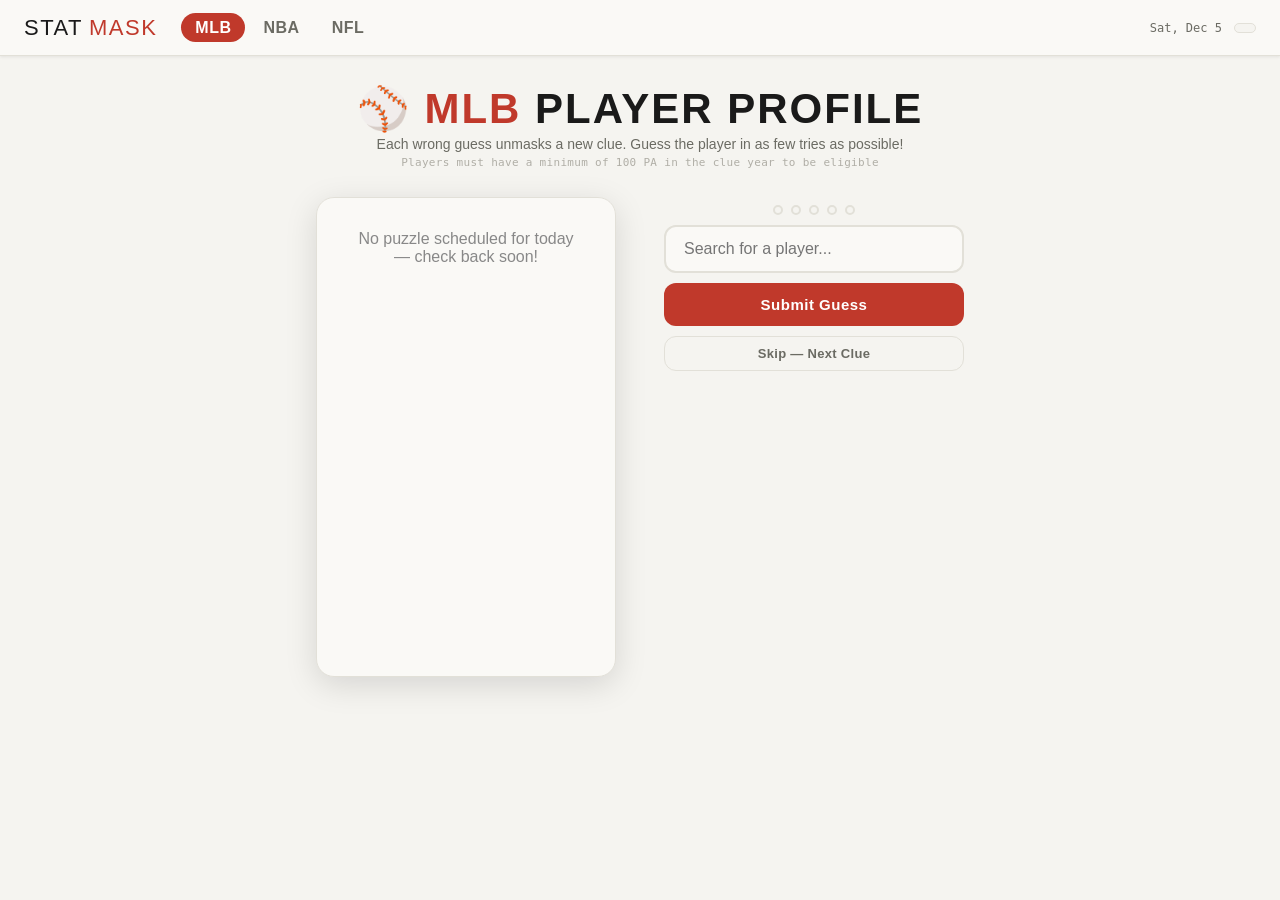
<file: index.html>
<!DOCTYPE html>
<html lang="en">
<head>
  <meta charset="UTF-8" />
  <meta name="viewport" content="width=device-width, initial-scale=1.0" />
  <title>StatMask</title>
  <style>body{display:none}</style>
  <script>location.replace('mlb.html');</script>
</head>
<body></body>
</html>
</file>
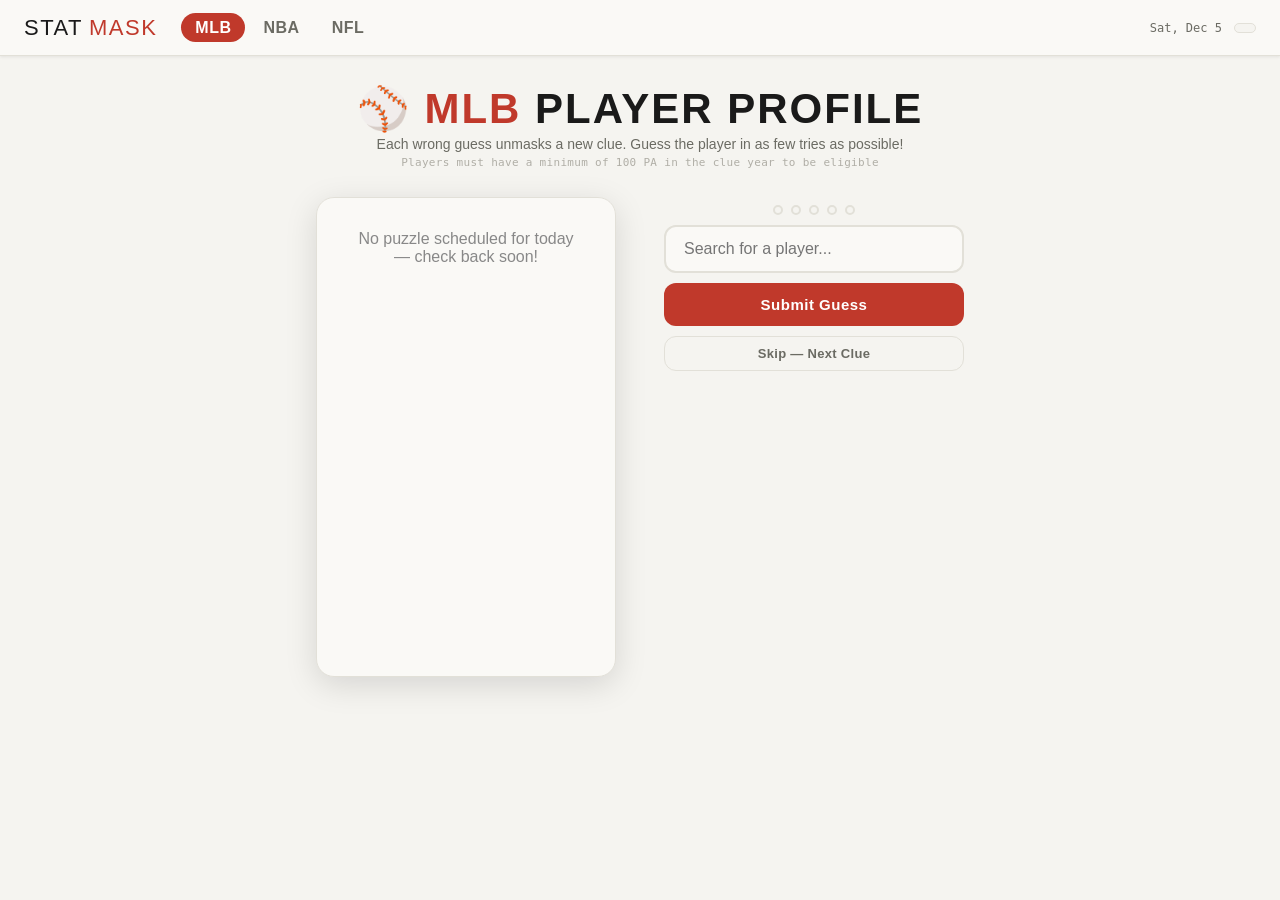
<file: mlb.html>
<!DOCTYPE html>
<html lang="en">
<head>
  <!-- Google tag (gtag.js) -->
<script async src="https://www.googletagmanager.com/gtag/js?id=G-ZLGXC7EEFV"></script>
<script>
  window.dataLayer = window.dataLayer || [];
  function gtag(){dataLayer.push(arguments);}
  gtag('js', new Date());

  gtag('config', 'G-ZLGXC7EEFV');
</script>
  <meta charset="UTF-8" />
  <meta name="viewport" content="width=device-width, initial-scale=1.0" />
  <meta http-equiv="Content-Security-Policy" content="default-src 'self'; script-src 'self' 'unsafe-inline' https://www.googletagmanager.com; style-src 'self' 'unsafe-inline' https://fonts.googleapis.com; font-src https://fonts.gstatic.com; connect-src 'self' https://www.google-analytics.com https://analytics.google.com; img-src 'self' data: https://www.google-analytics.com; frame-ancestors 'none';" />
  <title>StatMask ⚾ MLB</title>
  <link rel="stylesheet" href="shared.css" />
  <style>
    :root {
      --accent: #c0392b;
      --accent-light: #fdeaea;
      --accent-glow: rgba(192,57,43,0.22);
    }

    /* Baseball */
    .card-header {
      background:
        linear-gradient(to bottom, rgba(10,5,0,0.55) 0%, rgba(10,5,0,0.42) 100%),
        #ede4d0;
      overflow: hidden;
    }

    /* Left stitch arc */
    .card-header::before {
      content: '';
      position: absolute;
      width: 300px; height: 300px;
      border-radius: 50%;
      border: 4px solid rgba(192,57,43,0.9);
      top: 50%; left: -190px;
      transform: translateY(-50%);
      z-index: 2;
    }

    /* Right stitch arc */
    .card-header::after {
      content: '';
      position: absolute;
      width: 300px; height: 300px;
      border-radius: 50%;
      border: 4px solid rgba(192,57,43,0.9);
      top: 50%; right: -190px;
      transform: translateY(-50%);
      z-index: 2;
    }

    .sport-badge {
      position: absolute;
      top: 10px;
      left: 14px;
      font-family: 'Bebas Neue', sans-serif;
      font-size: 11px;
      letter-spacing: 2px;
      color: rgba(255,255,255,0.6);
      z-index: 4;
    }

    .stat-sleuth-badge {
      position: absolute;
      top: 10px;
      right: 14px;
      font-family: 'Bebas Neue', sans-serif;
      font-size: 11px;
      letter-spacing: 2px;
      color: rgba(255,255,255,0.35);
      z-index: 4;
    }
  </style>
</head>
<body>

<nav>
  <a class="nav-logo" href="mlb.html">STAT<span>MASK</span></a>
  <ul class="nav-links">
    <li><a href="mlb.html" class="active">MLB</a></li>
    <li><a href="nba.html">NBA</a></li>
    <li><a href="nfl.html">NFL</a></li>
  </ul>
  <div class="nav-spacer"></div>
  <div class="nav-date" id="nav-date"></div>
  <div class="nav-avg" id="nav-avg"></div>
</nav>

<main>

  <div class="page-header">
    <h1>⚾ <span>MLB</span> PLAYER PROFILE</h1>
    <p class="game-subtitle">Each wrong guess unmasks a new clue. Guess the player in as few tries as possible!</p>
    <p class="eligibility-note">Players must have a minimum of 100 PA in the clue year to be eligible</p>
  </div>

  <div class="game-layout">

  <!-- THE CARD -->
  <div class="card-col">
  <div class="card-wrapper">
    <div class="sports-card" id="sports-card">

      <div class="card-header" id="card-header">
        <span class="sport-badge">MLB</span>
        <span class="stat-sleuth-badge">STATMASK</span>
        <div class="mystery-name" id="mystery-name"></div>
        <div class="player-reveal-group">
          <div class="player-name-reveal" id="player-name-reveal"></div>
          <div class="player-accolades-reveal" id="player-accolades-reveal"></div>
        </div>
      </div>

      <!-- Clue Row 1 -->
      <div class="clue-row" id="clue-0">
        <div class="clue-row-inner">
          <div class="clue-num-col">
            <div class="clue-tag">CLUE</div>
            <div class="clue-num-circle">1</div>
          </div>
          <div class="clue-value" id="clue-val-0"></div>
        </div>
      </div>

      <!-- Clue Row 2 -->
      <div class="clue-row" id="clue-1">
        <div class="clue-row-inner">
          <div class="clue-num-col">
            <div class="clue-tag">CLUE</div>
            <div class="clue-num-circle">2</div>
          </div>
          <div class="clue-value" id="clue-val-1"></div>
        </div>
      </div>

      <!-- Clue Row 3 -->
      <div class="clue-row" id="clue-2">
        <div class="clue-row-inner">
          <div class="clue-num-col">
            <div class="clue-tag">CLUE</div>
            <div class="clue-num-circle">3</div>
          </div>
          <div class="clue-value" id="clue-val-2"></div>
        </div>
      </div>

      <!-- Clue Row 4 -->
      <div class="clue-row" id="clue-3">
        <div class="clue-row-inner">
          <div class="clue-num-col">
            <div class="clue-tag">CLUE</div>
            <div class="clue-num-circle">4</div>
          </div>
          <div class="clue-value" id="clue-val-3"></div>
        </div>
      </div>

      <!-- Clue Row 5 -->
      <div class="clue-row" id="clue-4">
        <div class="clue-row-inner">
          <div class="clue-num-col">
            <div class="clue-tag">CLUE</div>
            <div class="clue-num-circle">5</div>
          </div>
          <div class="clue-value" id="clue-val-4"></div>
        </div>
      </div>

    </div>
  </div>
  </div><!-- /.card-col -->

  <div class="controls-col">

  <!-- GUESS AREA -->
  <div class="guess-area" id="guess-area">
    <div class="guess-count">
      <div class="guess-pip" id="pip-0"></div>
      <div class="guess-pip" id="pip-1"></div>
      <div class="guess-pip" id="pip-2"></div>
      <div class="guess-pip" id="pip-3"></div>
      <div class="guess-pip" id="pip-4"></div>
    </div>
    <div class="search-container">
      <input
        type="text"
        class="search-input"
        id="search-input"
        placeholder="Search for a player..."
        autocomplete="off"
        spellcheck="false"
      />
      <div class="autocomplete-dropdown" id="autocomplete-dropdown"></div>
    </div>
    <button class="guess-btn" id="guess-btn">Submit Guess</button>
    <button class="skip-btn" id="skip-btn">Skip — Next Clue</button>
  </div>

  <!-- WRONG GUESSES -->
  <div class="wrong-guesses" id="wrong-guesses" style="display:none;">
    <div class="wrong-guesses-title">Previous Guesses</div>
    <div id="wrong-guesses-list"></div>
  </div>

  <!-- LOCKED BANNER -->
  <div class="locked-banner" id="locked-banner">
    🔒 Come back tomorrow for a new player!
  </div>

  <!-- END STATE -->
  <div class="end-state" id="end-state" tabindex="-1">
    <div class="end-state-score" id="end-score"></div>
    <div class="end-state-sub" id="end-sub"></div>
    <div class="emoji-grid" id="emoji-grid"></div>
    <button class="share-btn" id="share-btn">Share Result</button>
    <div class="come-back">New player tomorrow at midnight</div>
  </div>

  </div><!-- /.controls-col -->

  </div><!-- /.game-layout -->

</main>

<script src="mlb_players.js?v=2"></script>
<script src="nba_players.js?v=2"></script>
<script src="nfl_players.js?v=2"></script>
<script src="game.js?v=2"></script>
<script>
  document.getElementById('nav-date').textContent =
    new Date().toLocaleDateString('en-US', { weekday: 'short', month: 'short', day: 'numeric' });

  const _d = new Date();
  const today = `${_d.getFullYear()}-${String(_d.getMonth()+1).padStart(2,'0')}-${String(_d.getDate()).padStart(2,'0')}`;

  fetch('schedule.json?v=' + today)
    .then(r => r.json())
    .then(schedule => {
      const day = schedule[today];
      if (!day || !day.mlb || !day.mlb.answer) {
        document.getElementById('sports-card').innerHTML =
          '<p style="padding:32px;text-align:center;font-family:DM Sans,sans-serif;color:#888">No puzzle scheduled for today — check back soon!</p>';
        return;
      }
      const cfg = Object.assign({}, day.mlb, { players: MLB_PLAYERS });
      cfg.clues.forEach((clue, i) => {
        const el = document.getElementById(`clue-val-${i}`);
        if (el) el.textContent = clue;
      });
      initGame('mlb', cfg);
    });
</script>
</body>
</html>
</file>
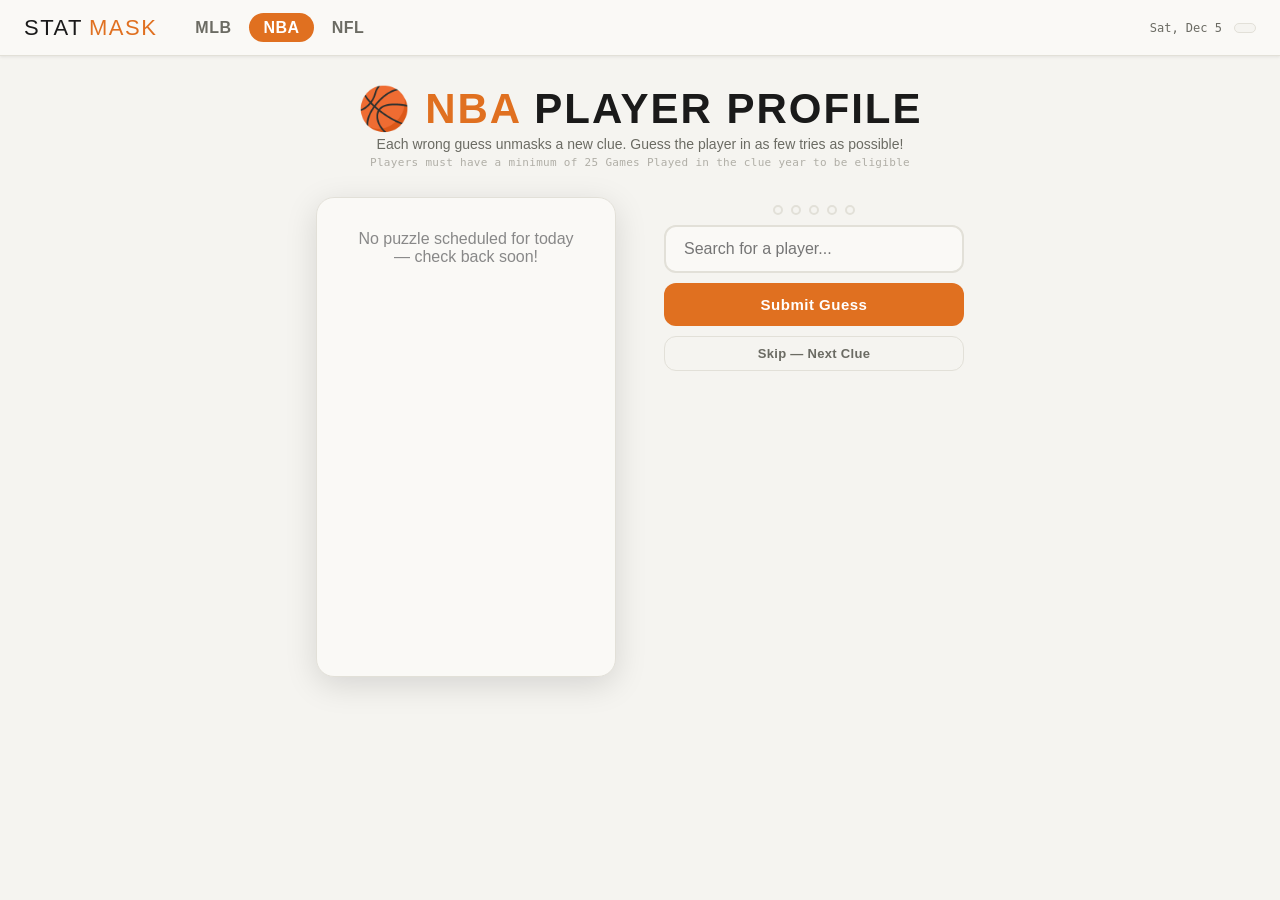
<file: nba.html>
<!DOCTYPE html>
<html lang="en">
<head>
  <!-- Google tag (gtag.js) -->
<script async src="https://www.googletagmanager.com/gtag/js?id=G-ZLGXC7EEFV"></script>
<script>
  window.dataLayer = window.dataLayer || [];
  function gtag(){dataLayer.push(arguments);}
  gtag('js', new Date());

  gtag('config', 'G-ZLGXC7EEFV');
</script>
  <meta charset="UTF-8" />
  <meta name="viewport" content="width=device-width, initial-scale=1.0" />
  <meta http-equiv="Content-Security-Policy" content="default-src 'self'; script-src 'self' 'unsafe-inline' https://www.googletagmanager.com; style-src 'self' 'unsafe-inline' https://fonts.googleapis.com; font-src https://fonts.gstatic.com; connect-src 'self' https://www.google-analytics.com https://analytics.google.com; img-src 'self' data: https://www.google-analytics.com; frame-ancestors 'none';" />
  <title>StatMask 🏀 NBA</title>
  <link rel="stylesheet" href="shared.css" />
  <style>
    :root {
      --accent: #e07020;
      --accent-light: #fef0e6;
      --accent-glow: rgba(224,112,32,0.22);
    }

    /* Basketball Court */
    .card-header {
      background: linear-gradient(160deg, #c8902a 0%, #a57020 100%);
      overflow: hidden;
    }

    /* Wood grain */
    .card-header::before {
      content: '';
      position: absolute;
      inset: 0;
      z-index: 1;
      background: repeating-linear-gradient(
        to bottom,
        transparent 0px, transparent 9px,
        rgba(0,0,0,0.07) 9px, rgba(0,0,0,0.07) 10px
      );
    }

    /* Center circle + midcourt line */
    .card-header::after {
      content: '';
      position: absolute;
      inset: 0;
      z-index: 2;
      background:
        linear-gradient(to right,
          transparent calc(50% - 1px),
          rgba(255,255,255,0.55) calc(50% - 1px),
          rgba(255,255,255,0.55) calc(50% + 1px),
          transparent calc(50% + 1px)
        ),
        radial-gradient(circle at 50% 50%,
          transparent 34px,
          rgba(255,255,255,0.55) 35px,
          rgba(255,255,255,0.55) 38px,
          transparent 39px
        );
    }

    .sport-badge {
      position: absolute;
      top: 10px;
      left: 14px;
      font-family: 'Bebas Neue', sans-serif;
      font-size: 11px;
      letter-spacing: 2px;
      color: rgba(255,255,255,0.6);
      z-index: 4;
    }

    .stat-sleuth-badge {
      position: absolute;
      top: 10px;
      right: 14px;
      font-family: 'Bebas Neue', sans-serif;
      font-size: 11px;
      letter-spacing: 2px;
      color: rgba(255,255,255,0.35);
      z-index: 4;
    }
  </style>
</head>
<body>

<nav>
  <a class="nav-logo" href="mlb.html">STAT<span>MASK</span></a>
  <ul class="nav-links">
    <li><a href="mlb.html">MLB</a></li>
    <li><a href="nba.html" class="active">NBA</a></li>
    <li><a href="nfl.html">NFL</a></li>
  </ul>
  <div class="nav-spacer"></div>
  <div class="nav-date" id="nav-date"></div>
  <div class="nav-avg" id="nav-avg"></div>
</nav>

<main>

  <div class="page-header">
    <h1>🏀 <span>NBA</span> PLAYER PROFILE</h1>
    <p class="game-subtitle">Each wrong guess unmasks a new clue. Guess the player in as few tries as possible!</p>
    <p class="eligibility-note">Players must have a minimum of 25 Games Played in the clue year to be eligible</p>
  </div>

  <div class="game-layout">

  <!-- THE CARD -->
  <div class="card-col">
  <div class="card-wrapper">
    <div class="sports-card" id="sports-card">

      <div class="card-header" id="card-header">
        <span class="sport-badge">NBA</span>
        <span class="stat-sleuth-badge">STATMASK</span>
        <div class="mystery-name" id="mystery-name"></div>
        <div class="player-reveal-group">
          <div class="player-name-reveal" id="player-name-reveal"></div>
          <div class="player-accolades-reveal" id="player-accolades-reveal"></div>
        </div>
      </div>

      <div class="clue-row" id="clue-0">
        <div class="clue-row-inner">
          <div class="clue-num-col">
            <div class="clue-tag">CLUE</div>
            <div class="clue-num-circle">1</div>
          </div>
          <div class="clue-value" id="clue-val-0"></div>
        </div>
      </div>

      <div class="clue-row" id="clue-1">
        <div class="clue-row-inner">
          <div class="clue-num-col">
            <div class="clue-tag">CLUE</div>
            <div class="clue-num-circle">2</div>
          </div>
          <div class="clue-value" id="clue-val-1"></div>
        </div>
      </div>

      <div class="clue-row" id="clue-2">
        <div class="clue-row-inner">
          <div class="clue-num-col">
            <div class="clue-tag">CLUE</div>
            <div class="clue-num-circle">3</div>
          </div>
          <div class="clue-value" id="clue-val-2"></div>
        </div>
      </div>

      <div class="clue-row" id="clue-3">
        <div class="clue-row-inner">
          <div class="clue-num-col">
            <div class="clue-tag">CLUE</div>
            <div class="clue-num-circle">4</div>
          </div>
          <div class="clue-value" id="clue-val-3"></div>
        </div>
      </div>

      <div class="clue-row" id="clue-4">
        <div class="clue-row-inner">
          <div class="clue-num-col">
            <div class="clue-tag">CLUE</div>
            <div class="clue-num-circle">5</div>
          </div>
          <div class="clue-value" id="clue-val-4"></div>
        </div>
      </div>

    </div>
  </div>
  </div><!-- /.card-col -->

  <div class="controls-col">

  <div class="guess-area" id="guess-area">
    <div class="guess-count">
      <div class="guess-pip" id="pip-0"></div>
      <div class="guess-pip" id="pip-1"></div>
      <div class="guess-pip" id="pip-2"></div>
      <div class="guess-pip" id="pip-3"></div>
      <div class="guess-pip" id="pip-4"></div>
    </div>
    <div class="search-container">
      <input type="text" class="search-input" id="search-input"
        placeholder="Search for a player..." autocomplete="off" spellcheck="false" />
      <div class="autocomplete-dropdown" id="autocomplete-dropdown"></div>
    </div>
    <button class="guess-btn" id="guess-btn">Submit Guess</button>
    <button class="skip-btn" id="skip-btn">Skip — Next Clue</button>
  </div>

  <div class="wrong-guesses" id="wrong-guesses" style="display:none;">
    <div class="wrong-guesses-title">Previous Guesses</div>
    <div id="wrong-guesses-list"></div>
  </div>

  <div class="locked-banner" id="locked-banner">
    🔒 Come back tomorrow for a new player!
  </div>

  <div class="end-state" id="end-state" tabindex="-1">
    <div class="end-state-score" id="end-score"></div>
    <div class="end-state-sub" id="end-sub"></div>
    <div class="emoji-grid" id="emoji-grid"></div>
    <button class="share-btn" id="share-btn">Share Result</button>
    <div class="come-back">New player tomorrow at midnight</div>
  </div>

  </div><!-- /.controls-col -->

  </div><!-- /.game-layout -->

</main>

<script src="mlb_players.js?v=2"></script>
<script src="nba_players.js?v=2"></script>
<script src="nfl_players.js?v=2"></script>
<script src="game.js?v=2"></script>
<script>
  document.getElementById('nav-date').textContent =
    new Date().toLocaleDateString('en-US', { weekday: 'short', month: 'short', day: 'numeric' });

  const _d = new Date();
  const today = `${_d.getFullYear()}-${String(_d.getMonth()+1).padStart(2,'0')}-${String(_d.getDate()).padStart(2,'0')}`;

  fetch('schedule.json?v=' + today)
    .then(r => r.json())
    .then(schedule => {
      const day = schedule[today];
      if (!day || !day.nba || !day.nba.answer) {
        document.getElementById('sports-card').innerHTML =
          '<p style="padding:32px;text-align:center;font-family:DM Sans,sans-serif;color:#888">No puzzle scheduled for today — check back soon!</p>';
        return;
      }
      const cfg = Object.assign({}, day.nba, { players: NBA_PLAYERS });
      cfg.clues.forEach((clue, i) => {
        const el = document.getElementById(`clue-val-${i}`);
        if (el) el.textContent = clue;
      });
      initGame('nba', cfg);
    });
</script>
</body>
</html>
</file>
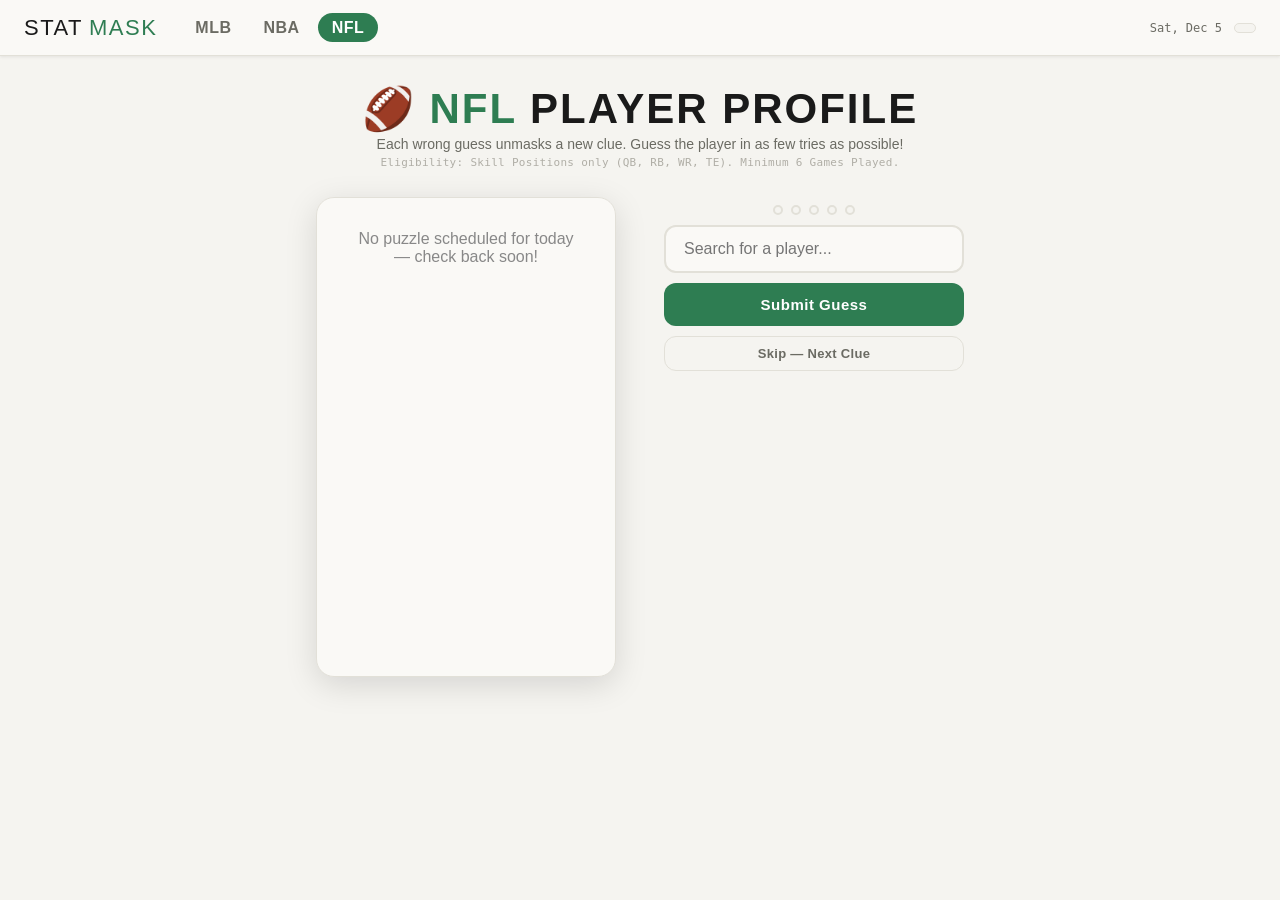
<file: nfl.html>
<!DOCTYPE html>
<html lang="en">
<head>
  <!-- Google tag (gtag.js) -->
<script async src="https://www.googletagmanager.com/gtag/js?id=G-ZLGXC7EEFV"></script>
<script>
  window.dataLayer = window.dataLayer || [];
  function gtag(){dataLayer.push(arguments);}
  gtag('js', new Date());

  gtag('config', 'G-ZLGXC7EEFV');
</script>
  <meta charset="UTF-8" />
  <meta name="viewport" content="width=device-width, initial-scale=1.0" />
  <meta http-equiv="Content-Security-Policy" content="default-src 'self'; script-src 'self' 'unsafe-inline' https://www.googletagmanager.com; style-src 'self' 'unsafe-inline' https://fonts.googleapis.com; font-src https://fonts.gstatic.com; connect-src 'self' https://www.google-analytics.com https://analytics.google.com; img-src 'self' data: https://www.google-analytics.com; frame-ancestors 'none';" />
  <title>StatMask 🏈 NFL</title>
  <link rel="stylesheet" href="shared.css" />
  <style>
    :root {
      --accent: #2e7d52;
      --accent-light: #e6f4ed;
      --accent-glow: rgba(46,125,82,0.22);
    }

    /* Football Field */
    .card-header {
      background: repeating-linear-gradient(
        to right,
        #2d8030 0px, #2d8030 29px,
        rgba(255,255,255,0.82) 29px, rgba(255,255,255,0.82) 31px,
        #35913a 31px, #35913a 60px,
        rgba(255,255,255,0.82) 60px, rgba(255,255,255,0.82) 62px
      );
      overflow: hidden;
    }

    /* Top/bottom vignette for depth + text readability */
    .card-header::before {
      content: '';
      position: absolute;
      inset: 0;
      z-index: 1;
      background: linear-gradient(
        to bottom,
        rgba(0,0,0,0.32) 0%,
        rgba(0,0,0,0.06) 40%,
        rgba(0,0,0,0.06) 60%,
        rgba(0,0,0,0.32) 100%
      );
    }

    .card-header::after { content: none; }

    .sport-badge {
      position: absolute;
      top: 10px;
      left: 14px;
      font-family: 'Bebas Neue', sans-serif;
      font-size: 11px;
      letter-spacing: 2px;
      color: rgba(255,255,255,0.6);
      z-index: 4;
    }

    .stat-sleuth-badge {
      position: absolute;
      top: 10px;
      right: 14px;
      font-family: 'Bebas Neue', sans-serif;
      font-size: 11px;
      letter-spacing: 2px;
      color: rgba(255,255,255,0.35);
      z-index: 4;
    }
  </style>
</head>
<body>

<nav>
  <a class="nav-logo" href="mlb.html">STAT<span>MASK</span></a>
  <ul class="nav-links">
    <li><a href="mlb.html">MLB</a></li>
    <li><a href="nba.html">NBA</a></li>
    <li><a href="nfl.html" class="active">NFL</a></li>
  </ul>
  <div class="nav-spacer"></div>
  <div class="nav-date" id="nav-date"></div>
  <div class="nav-avg" id="nav-avg"></div>
</nav>

<main>

  <div class="page-header">
    <h1>🏈 <span>NFL</span> PLAYER PROFILE</h1>
    <p class="game-subtitle">Each wrong guess unmasks a new clue. Guess the player in as few tries as possible!</p>
    <p class="eligibility-note">Eligibility: Skill Positions only (QB, RB, WR, TE). Minimum 6 Games Played.</p>
  </div>

  <div class="game-layout">

  <!-- THE CARD -->
  <div class="card-col">
  <div class="card-wrapper">
    <div class="sports-card" id="sports-card">

      <div class="card-header" id="card-header">
        <span class="sport-badge">NFL</span>
        <span class="stat-sleuth-badge">STATMASK</span>
        <div class="mystery-name" id="mystery-name"></div>
        <div class="player-reveal-group">
          <div class="player-name-reveal" id="player-name-reveal"></div>
          <div class="player-accolades-reveal" id="player-accolades-reveal"></div>
        </div>
      </div>

      <div class="clue-row" id="clue-0">
        <div class="clue-row-inner">
          <div class="clue-num-col">
            <div class="clue-tag">CLUE</div>
            <div class="clue-num-circle">1</div>
          </div>
          <div class="clue-value" id="clue-val-0"></div>
        </div>
      </div>

      <div class="clue-row" id="clue-1">
        <div class="clue-row-inner">
          <div class="clue-num-col">
            <div class="clue-tag">CLUE</div>
            <div class="clue-num-circle">2</div>
          </div>
          <div class="clue-value" id="clue-val-1"></div>
        </div>
      </div>

      <div class="clue-row" id="clue-2">
        <div class="clue-row-inner">
          <div class="clue-num-col">
            <div class="clue-tag">CLUE</div>
            <div class="clue-num-circle">3</div>
          </div>
          <div class="clue-value" id="clue-val-2"></div>
        </div>
      </div>

      <div class="clue-row" id="clue-3">
        <div class="clue-row-inner">
          <div class="clue-num-col">
            <div class="clue-tag">CLUE</div>
            <div class="clue-num-circle">4</div>
          </div>
          <div class="clue-value" id="clue-val-3"></div>
        </div>
      </div>

      <div class="clue-row" id="clue-4">
        <div class="clue-row-inner">
          <div class="clue-num-col">
            <div class="clue-tag">CLUE</div>
            <div class="clue-num-circle">5</div>
          </div>
          <div class="clue-value" id="clue-val-4"></div>
        </div>
      </div>

    </div>
  </div>
  </div><!-- /.card-col -->

  <div class="controls-col">

  <div class="guess-area" id="guess-area">
    <div class="guess-count">
      <div class="guess-pip" id="pip-0"></div>
      <div class="guess-pip" id="pip-1"></div>
      <div class="guess-pip" id="pip-2"></div>
      <div class="guess-pip" id="pip-3"></div>
      <div class="guess-pip" id="pip-4"></div>
    </div>
    <div class="search-container">
      <input type="text" class="search-input" id="search-input"
        placeholder="Search for a player..." autocomplete="off" spellcheck="false" />
      <div class="autocomplete-dropdown" id="autocomplete-dropdown"></div>
    </div>
    <button class="guess-btn" id="guess-btn">Submit Guess</button>
    <button class="skip-btn" id="skip-btn">Skip — Next Clue</button>
  </div>

  <div class="wrong-guesses" id="wrong-guesses" style="display:none;">
    <div class="wrong-guesses-title">Previous Guesses</div>
    <div id="wrong-guesses-list"></div>
  </div>

  <div class="locked-banner" id="locked-banner">
    🔒 Come back tomorrow for a new player!
  </div>

  <div class="end-state" id="end-state" tabindex="-1">
    <div class="end-state-score" id="end-score"></div>
    <div class="end-state-sub" id="end-sub"></div>
    <div class="emoji-grid" id="emoji-grid"></div>
    <button class="share-btn" id="share-btn">Share Result</button>
    <div class="come-back">New player tomorrow at midnight</div>
  </div>

  </div><!-- /.controls-col -->

  </div><!-- /.game-layout -->

</main>

<script src="mlb_players.js?v=2"></script>
<script src="nba_players.js?v=2"></script>
<script src="nfl_players.js?v=2"></script>
<script src="game.js?v=2"></script>
<script>
  document.getElementById('nav-date').textContent =
    new Date().toLocaleDateString('en-US', { weekday: 'short', month: 'short', day: 'numeric' });

  const _d = new Date();
  const today = `${_d.getFullYear()}-${String(_d.getMonth()+1).padStart(2,'0')}-${String(_d.getDate()).padStart(2,'0')}`;

  fetch('schedule.json?v=' + today)
    .then(r => r.json())
    .then(schedule => {
      const day = schedule[today];
      if (!day || !day.nfl || !day.nfl.answer) {
        document.getElementById('sports-card').innerHTML =
          '<p style="padding:32px;text-align:center;font-family:DM Sans,sans-serif;color:#888">No puzzle scheduled for today — check back soon!</p>';
        return;
      }
      const cfg = Object.assign({}, day.nfl, { players: NFL_PLAYERS });
      cfg.clues.forEach((clue, i) => {
        const el = document.getElementById(`clue-val-${i}`);
        if (el) el.textContent = clue;
      });
      initGame('nfl', cfg);
    });
</script>
</body>
</html>
</file>
<file: shared.css>
@import url('https://fonts.googleapis.com/css2?family=Bebas+Neue&family=DM+Sans:wght@400;500;600;700&family=DM+Mono:wght@400;500&display=swap');

/* ============================================================
   STATMASK — SHARED STYLES
   ============================================================ */

*, *::before, *::after {
  box-sizing: border-box;
  margin: 0;
  padding: 0;
}

:root {
  --bg: #f5f4f0;
  --surface: #faf9f6;
  --border: #e2e0d8;
  --text: #1a1a1a;
  --text-muted: #6b6b63;
  --text-light: #b0aea6;
  --green: #4caf7d;
  --green-light: #e8f5ee;
  --red: #e05252;
  --red-light: #fdeaea;
  --shadow-sm: 0 1px 3px rgba(0,0,0,0.08);
  --shadow-md: 0 4px 16px rgba(0,0,0,0.10);
  --shadow-lg: 0 8px 32px rgba(0,0,0,0.13);
  --radius: 14px;
  --card-width: 300px;
  --card-height: 480px;
}

/* ── FOCUS ── */
:focus-visible {
  outline: 2px solid var(--accent, #888);
  outline-offset: 2px;
}

body {
  font-family: 'DM Sans', sans-serif;
  background: var(--bg);
  color: var(--text);
  min-height: 100vh;
  display: flex;
  flex-direction: column;
  overflow-x: hidden;
}

/* ── NAV ── */
nav {
  background: var(--surface);
  border-bottom: 1px solid var(--border);
  padding: 0 24px;
  display: flex;
  align-items: center;
  gap: 8px;
  height: 56px;
  position: sticky;
  top: 0;
  z-index: 100;
  box-shadow: var(--shadow-sm);
}

.nav-logo {
  font-family: 'Bebas Neue', sans-serif;
  font-size: 22px;
  letter-spacing: 1.5px;
  color: var(--text);
  text-decoration: none;
  margin-right: 16px;
  display: flex;
  align-items: center;
  gap: 6px;
}

.nav-logo span { color: var(--accent); }

.nav-links {
  display: flex;
  gap: 4px;
  list-style: none;
}

.nav-links a {
  text-decoration: none;
  font-size: 16px;
  font-weight: 600;
  color: var(--text-muted);
  padding: 6px 14px;
  border-radius: 20px;
  transition: all 0.15s;
  letter-spacing: 0.5px;
}

.nav-links a:hover { background: var(--bg); color: var(--text); }
.nav-links a.active { background: var(--accent); color: white; }

.nav-spacer { flex: 1; }

.nav-date {
  font-size: 12px;
  color: var(--text-muted);
  font-family: 'DM Mono', monospace;
}

.nav-avg {
  display: flex;
  flex-direction: column;
  align-items: center;
  background: var(--bg);
  border: 1px solid var(--border);
  border-radius: 10px;
  padding: 4px 10px;
  margin-left: 4px;
  line-height: 1;
  gap: 2px;
  white-space: nowrap;
}

.nav-avg-label {
  font-size: 9px;
  font-weight: 700;
  letter-spacing: 1px;
  color: var(--text-muted);
  font-family: 'DM Mono', monospace;
  text-transform: uppercase;
}

.nav-avg-value {
  font-size: 14px;
  font-weight: 700;
  color: var(--text);
  font-family: 'DM Mono', monospace;
}

.nav-streak {
  display: flex;
  flex-direction: column;
  align-items: center;
  background: var(--bg);
  border: 1px solid var(--border);
  border-radius: 10px;
  padding: 4px 10px;
  margin-left: 4px;
  line-height: 1;
  gap: 2px;
  white-space: nowrap;
}
.nav-streak:empty { display: none; }

.nav-streak-label {
  font-size: 9px;
  font-weight: 700;
  letter-spacing: 1px;
  color: var(--text-muted);
  font-family: 'DM Mono', monospace;
  text-transform: uppercase;
}

.nav-streak-value {
  font-size: 14px;
  font-weight: 700;
  color: var(--text);
  font-family: 'DM Mono', monospace;
}

/* ── MAIN LAYOUT ── */
main {
  flex: 1;
  display: flex;
  flex-direction: column;
  align-items: center;
  padding: 32px 16px 48px;
  gap: 28px;
}

/* ── PAGE HEADER ── */
.page-header {
  text-align: center;
}

.page-header h1 {
  font-family: 'Bebas Neue', sans-serif;
  font-size: 42px;
  letter-spacing: 2px;
  color: var(--text);
  line-height: 1;
}

.page-header h1 span { color: var(--accent); }

.game-subtitle {
  margin-top: 6px;
  font-size: 14px;
  color: var(--text-muted);
  font-weight: 500;
}

.eligibility-note {
  margin-top: 4px;
  font-size: 11px;
  color: var(--text-light);
  font-family: 'DM Mono', monospace;
  letter-spacing: 0.3px;
}

/* ── SPORTS CARD ── */
.card-wrapper {
  width: var(--card-width);
  min-height: var(--card-height);
}

.sports-card {
  width: var(--card-width);
  min-height: var(--card-height);
  border-radius: 18px;
  overflow: hidden;
  box-shadow: var(--shadow-lg);
  background: var(--surface);
  display: flex;
  flex-direction: column;
  border: 1.5px solid var(--border);
  position: relative;
  transition: box-shadow 0.4s, transform 0.3s ease;
  transform: perspective(1000px) rotateY(0deg) rotateX(0deg);
}

.card-wrapper:hover .sports-card:not(.win):not(.lose) {
  transform: perspective(1000px) rotateY(1.5deg) rotateX(0.8deg);
}

.sports-card.win {
  box-shadow: 0 0 0 3px var(--green), 0 8px 40px rgba(76,175,125,0.3);
  animation: winGlow 0.6s ease;
}

.sports-card.lose {
  box-shadow: 0 0 0 3px var(--red), 0 8px 40px rgba(224,82,82,0.2);
  border-color: var(--red);
}

@keyframes winGlow {
  0%   { box-shadow: 0 0 0 0px var(--green), 0 8px 32px rgba(76,175,125,0); transform: scale(1); }
  25%  { box-shadow: 0 0 0 10px var(--green), 0 8px 48px rgba(76,175,125,0.5); transform: scale(1.03); }
  60%  { box-shadow: 0 0 0 6px var(--green), 0 8px 40px rgba(76,175,125,0.35); transform: scale(1.01); }
  100% { box-shadow: 0 0 0 3px var(--green), 0 8px 40px rgba(76,175,125,0.3); transform: scale(1); }
}

/* ── WIN SWEEP ── */
@keyframes sweepDown {
  0%   { transform: translateY(-100%); }
  100% { transform: translateY(500%); }
}

.sports-card.win-sweep {
  overflow: hidden;
}

.sports-card.win-sweep::after {
  content: '';
  position: absolute;
  left: -5%;
  right: -5%;
  top: 0;
  height: 28%;
  background: linear-gradient(
    to bottom,
    transparent 0%,
    rgba(76, 175, 125, 0.2) 25%,
    rgba(255, 255, 255, 0.75) 50%,
    rgba(76, 175, 125, 0.2) 75%,
    transparent 100%
  );
  animation: sweepDown 0.85s cubic-bezier(0.4, 0, 0.4, 1) forwards;
  z-index: 20;
  pointer-events: none;
}

@keyframes wrongFlash {
  0%   { box-shadow: var(--shadow-lg); }
  40%  { box-shadow: 0 0 0 8px var(--red), 0 8px 40px rgba(224,82,82,0.3); }
  100% { box-shadow: var(--shadow-lg); }
}

.sports-card.wrong-flash {
  animation: wrongFlash 0.6s ease;
}

/* ── CARD HEADER (sport texture) ── */
.card-header {
  min-height: 180px;
  position: relative;
  overflow: hidden;
  display: flex;
  align-items: center;
  justify-content: center;
  flex-shrink: 0;
}

.card-header .sport-label {
  font-family: 'Bebas Neue', sans-serif;
  font-size: 13px;
  letter-spacing: 3px;
  color: rgba(255,255,255,0.7);
  position: relative;
  z-index: 2;
}

.card-header .mystery-name {
  position: absolute;
  inset: 0;
  display: flex;
  align-items: center;
  justify-content: center;
  font-family: 'Bebas Neue', sans-serif;
  font-size: 30px;
  letter-spacing: 3px;
  color: white;
  text-align: center;
  padding: 12px;
  filter: blur(14px);
  opacity: 1;
  z-index: 2;
  transition: opacity 0.5s, filter 0.5s;
  pointer-events: none;
  user-select: none;
}

.card-header.revealed .mystery-name {
  opacity: 0;
  filter: blur(0px);
}

.card-header .player-reveal-group {
  position: absolute;
  inset: 0;
  display: flex;
  flex-direction: column;
  align-items: center;
  justify-content: center;
  gap: 8px;
  padding: 20px 10px 10px;
  z-index: 3;
  pointer-events: none;
  opacity: 0;
  transition: opacity 0.5s 0.2s;
}

.card-header.revealed .player-reveal-group { opacity: 1; }

.card-header .player-name-reveal {
  font-family: 'Bebas Neue', sans-serif;
  font-size: 30px;
  letter-spacing: 2px;
  color: white;
  text-shadow: 0 2px 8px rgba(0,0,0,0.3);
  text-align: center;
  padding: 0 12px;
}

.card-header .player-accolades-reveal {
  display: flex;
  flex-wrap: wrap;
  justify-content: center;
  gap: 4px;
  padding: 0 10px;
}

.accolade-badge {
  font-size: 10px;
  font-weight: 600;
  color: rgba(255,255,255,0.9);
  background: rgba(255,255,255,0.18);
  border: 1px solid rgba(255,255,255,0.3);
  border-radius: 20px;
  padding: 3px 8px;
  letter-spacing: 0.3px;
  font-family: 'DM Sans', sans-serif;
  white-space: nowrap;
}

/* ── CLUE ROWS ── */
.clue-rows {
  display: flex;
  flex-direction: column;
}

.clue-row {
  min-height: 72px;
  border-top: 1px solid var(--border);
  display: flex;
  align-items: center;
  padding: 16px 18px;
  gap: 12px;
  position: relative;
  overflow: visible;
  transform-origin: top center;
}

.clue-row-inner {
  display: flex;
  align-items: center;
  gap: 14px;
  width: 100%;
}

.clue-row-locked { display: none; }

.clue-num-col {
  display: flex;
  flex-direction: column;
  align-items: center;
  gap: 2px;
  flex-shrink: 0;
}

.clue-tag {
  font-size: 9px;
  font-weight: 700;
  letter-spacing: 1.2px;
  color: var(--text-muted);
  font-family: 'DM Mono', monospace;
  text-transform: uppercase;
  line-height: 1;
}

.clue-num-circle {
  width: 22px;
  height: 22px;
  border-radius: 50%;
  background: var(--accent-light, #f0f0f0);
  color: var(--accent);
  font-size: 11px;
  font-weight: 700;
  display: flex;
  align-items: center;
  justify-content: center;
  font-family: 'DM Mono', monospace;
}

.clue-value {
  flex: 1;
  min-width: 0;
  font-size: 13px;
  font-weight: 500;
  color: var(--text);
  line-height: 1.45;
  white-space: normal;
  font-family: 'DM Mono', monospace;
  filter: blur(8px);
  transition: filter 0.5s;
  user-select: none;
}

.clue-row.revealed .clue-value {
  filter: blur(0);
  user-select: auto;
}

/* Stagger reveal when all clues unblur at once (win/lose) */
.clue-row.revealed:nth-child(2) .clue-value  { transition-delay: 0s; }
.clue-row.revealed:nth-child(3) .clue-value  { transition-delay: 0.07s; }
.clue-row.revealed:nth-child(4) .clue-value  { transition-delay: 0.14s; }
.clue-row.revealed:nth-child(5) .clue-value  { transition-delay: 0.21s; }
.clue-row.revealed:nth-child(6) .clue-value  { transition-delay: 0.28s; }

/* ── GUESS INPUT AREA ── */
.guess-area {
  width: 100%;
  max-width: 360px;
  display: flex;
  flex-direction: column;
  gap: 10px;
}

.guess-count {
  display: flex;
  justify-content: center;
  gap: 8px;
}

.guess-pip {
  width: 10px;
  height: 10px;
  border-radius: 50%;
  border: 2px solid var(--border);
  background: transparent;
  transition: all 0.2s;
}

.guess-pip.wrong { background: var(--red); border-color: var(--red); }
.guess-pip.skip { background: var(--text-light); border-color: var(--text-light); }
.guess-pip.correct { background: var(--green); border-color: var(--green); }

.search-container {
  position: relative;
}

.search-input {
  width: 100%;
  padding: 13px 18px;
  border: 2px solid var(--border);
  border-radius: 12px;
  font-size: 16px;
  font-family: 'DM Sans', sans-serif;
  background: var(--surface);
  color: var(--text);
  outline: none;
  transition: border-color 0.2s, box-shadow 0.2s;
}

.search-input:focus {
  border-color: var(--accent);
  box-shadow: 0 0 0 3px var(--accent-glow, rgba(0,0,0,0.15));
}

.search-input:disabled {
  background: var(--bg);
  color: var(--text-muted);
  cursor: not-allowed;
}

.autocomplete-dropdown {
  position: absolute;
  top: calc(100% + 2px);
  left: 0; right: 0;
  background: var(--surface);
  border: 1.5px solid var(--border);
  border-radius: 12px;
  box-shadow: var(--shadow-md);
  z-index: 50;
  max-height: 200px;
  overflow-y: auto;
  display: none;
}

.autocomplete-dropdown.open { display: block; }

.autocomplete-item {
  padding: 10px 16px;
  font-size: 14px;
  cursor: pointer;
  transition: background 0.1s;
  border-bottom: 1px solid var(--border);
  display: flex;
  align-items: center;
  justify-content: space-between;
  gap: 8px;
}

.autocomplete-item-name {
  flex: 1;
  min-width: 0;
  overflow: hidden;
  text-overflow: ellipsis;
  white-space: nowrap;
}

.autocomplete-team {
  font-size: 12px;
  font-style: italic;
  color: var(--text-muted);
  white-space: nowrap;
  flex-shrink: 0;
}

.autocomplete-item:last-child { border-bottom: none; }
.autocomplete-item:hover, .autocomplete-item.active { background: var(--bg); }

.autocomplete-item mark {
  background: none;
  color: var(--accent);
  font-weight: 700;
}

.guess-btn {
  width: 100%;
  padding: 13px;
  background: var(--accent);
  color: white;
  border: none;
  border-radius: 12px;
  font-size: 15px;
  font-weight: 700;
  font-family: 'DM Sans', sans-serif;
  cursor: pointer;
  letter-spacing: 0.5px;
  transition: opacity 0.2s, transform 0.1s, filter 0.1s;
}

.guess-btn:hover { opacity: 0.9; }
.guess-btn:active { transform: scale(0.97); filter: brightness(0.9); }
.guess-btn:disabled { opacity: 0.4; cursor: not-allowed; transform: none; filter: none; }
.guess-btn.correct { background: var(--green); pointer-events: none; }

.skip-btn {
  width: 100%;
  padding: 9px;
  background: transparent;
  color: var(--text-muted);
  border: 1.5px solid var(--border);
  border-radius: 12px;
  font-size: 13px;
  font-weight: 600;
  font-family: 'DM Sans', sans-serif;
  cursor: pointer;
  letter-spacing: 0.3px;
  transition: background 0.15s, color 0.15s, border-color 0.15s;
}
.skip-btn:hover { background: var(--bg); color: var(--text); border-color: var(--text-muted); }
.skip-btn:active { transform: scale(0.97); }
.skip-btn:disabled { opacity: 0.4; cursor: not-allowed; transform: none; }
.skip-btn.give-up-mode { color: var(--red); border-color: var(--red); }
.skip-btn.give-up-mode:hover { background: var(--red-light); border-color: var(--red); color: var(--red); }

/* ── WRONG GUESSES LIST ── */
.wrong-guesses {
  width: 100%;
  max-width: 360px;
  overflow: hidden;
}

.wrong-guesses-title {
  font-size: 11px;
  font-weight: 600;
  text-transform: uppercase;
  letter-spacing: 0.8px;
  color: var(--text-muted);
  margin-bottom: 6px;
}

#wrong-guesses-list {
  display: flex;
  flex-wrap: wrap;
  gap: 4px;
}

.wrong-guess-tag {
  display: inline-flex;
  align-items: center;
  background: var(--red-light);
  color: var(--red);
  font-size: 13px;
  font-weight: 600;
  padding: 4px 10px;
  border-radius: 20px;
}

.wrong-guess-tag.skip-tag {
  background: var(--bg);
  color: var(--text-muted);
  font-style: italic;
}

/* ── END STATE ── */
.end-state {
  width: 100%;
  max-width: 360px;
  background: var(--surface);
  border-radius: var(--radius);
  border: 1.5px solid var(--border);
  padding: 20px;
  text-align: center;
  box-shadow: var(--shadow-sm);
  display: none;
  flex-direction: column;
  gap: 14px;
  animation: slideUp 0.4s ease;
}

.end-state.show { display: flex; }

@keyframes slideUp {
  from { opacity: 0; transform: translateY(12px); }
  to   { opacity: 1; transform: translateY(0); }
}

.end-state-score {
  font-family: 'Bebas Neue', sans-serif;
  font-size: 28px;
  letter-spacing: 1px;
  line-height: 1;
}

.end-state-score.win-text { color: var(--green); }
.end-state-score.lose-text { color: var(--red); }

.end-state-sub {
  font-size: 13px;
  color: var(--text-muted);
}

.streak-display {
  font-size: 15px;
  font-weight: 700;
  color: var(--text);
  font-family: 'DM Sans', sans-serif;
  padding: 6px 14px;
  background: #fff8e1;
  border: 1px solid #ffe082;
  border-radius: 20px;
}

.emoji-grid {
  font-size: 18px;
  letter-spacing: 4px;
  line-height: 1.6;
}

.share-btn {
  display: flex;
  align-items: center;
  justify-content: center;
  gap: 7px;
  padding: 11px 20px;
  background: var(--text);
  color: white;
  border: none;
  border-radius: 10px;
  font-size: 14px;
  font-weight: 700;
  font-family: 'DM Sans', sans-serif;
  cursor: pointer;
  transition: opacity 0.2s, background 0.2s;
  letter-spacing: 0.3px;
}

.share-btn:hover { opacity: 0.85; }
.share-btn.copied { background: var(--green); }

.come-back {
  font-size: 12px;
  color: var(--text-muted);
  font-family: 'DM Mono', monospace;
}

/* ── LOCKED STATE ── */
.locked-banner {
  display: none;
  background: var(--bg);
  border: 1.5px solid var(--border);
  border-radius: 10px;
  padding: 12px 18px;
  text-align: center;
  font-size: 13px;
  color: var(--text-muted);
  width: 100%;
  max-width: 360px;
}

.locked-banner.show {
  display: block;
  animation: slideUp 0.3s ease;
}

/* ── SCROLLBAR ── */
.autocomplete-dropdown::-webkit-scrollbar { width: 4px; }
.autocomplete-dropdown::-webkit-scrollbar-track { background: transparent; }
.autocomplete-dropdown::-webkit-scrollbar-thumb { background: var(--border); border-radius: 4px; }

/* ── GAME LAYOUT — MOBILE (column, default) ── */
.game-layout {
  display: flex;
  flex-direction: column;
  align-items: center;
  gap: 24px;
  width: 100%;
}

.controls-col {
  display: flex;
  flex-direction: column;
  gap: 12px;
  width: 100%;
  max-width: 360px;
}

/* ── DESKTOP SIDE-BY-SIDE LAYOUT ── */
@media (min-width: 768px) {
  main {
    align-items: center;
    padding: 32px 24px 48px;
  }

  .game-layout {
    flex-direction: row;
    align-items: flex-start;
    gap: 48px;
    justify-content: center;
    width: auto;
  }

  .card-col {
    flex-shrink: 0;
  }

  .controls-col {
    width: 300px;
    max-width: 300px;
    padding-top: 8px;
  }

  .guess-area {
    max-width: 100%;
    width: 100%;
  }

  .wrong-guesses,
  .end-state,
  .locked-banner {
    max-width: 100%;
    width: 100%;
  }
}

/* ── RESPONSIVE ── */
@media (max-width: 480px) {
  :root {
    --card-width: min(300px, calc(100vw - 32px));
    --card-height: 240px;
  }

  main { padding: 16px 16px 16px; gap: 10px; }

  .page-header h1 { font-size: 28px; }
  .game-subtitle { font-size: 12px; margin-top: 4px; }
  .eligibility-note { display: none; }

  .card-header { min-height: 110px; }

  /* Compact unrevealed rows: blurred content clipped to preview height */
  .clue-row {
    transition: max-height 0.35s ease, padding 0.35s ease;
  }
  .clue-row:not(.revealed) {
    min-height: 0;
    max-height: 38px;
    overflow: hidden;
    padding: 6px 14px;
  }

  /* Revealed rows expand smoothly, then show unblurred clue */
  .clue-row.revealed {
    max-height: 200px;
    padding: 10px 14px;
    min-height: 0;
  }

  .search-input { padding: 10px 14px; font-size: 16px; }
  .guess-btn { padding: 10px; font-size: 14px; }

  .guess-count { padding-top: 4px; }

  nav { padding: 0 12px; gap: 4px; }
  .nav-logo { font-size: 17px; margin-right: 6px; }
  .nav-links { gap: 2px; }
  .nav-links a { font-size: 14px; padding: 5px 9px; letter-spacing: 0; }
  .nav-date { font-size: 10px; white-space: nowrap; }
}

@media (max-width: 390px) {
  :root {
    --card-width: calc(100vw - 28px);
    --card-height: 200px;
  }

  main { padding: 10px 14px 14px; gap: 8px; }

  .page-header h1 { font-size: 24px; }
  .game-subtitle { font-size: 11px; }

  .card-header { min-height: 95px; }
}
</file>
